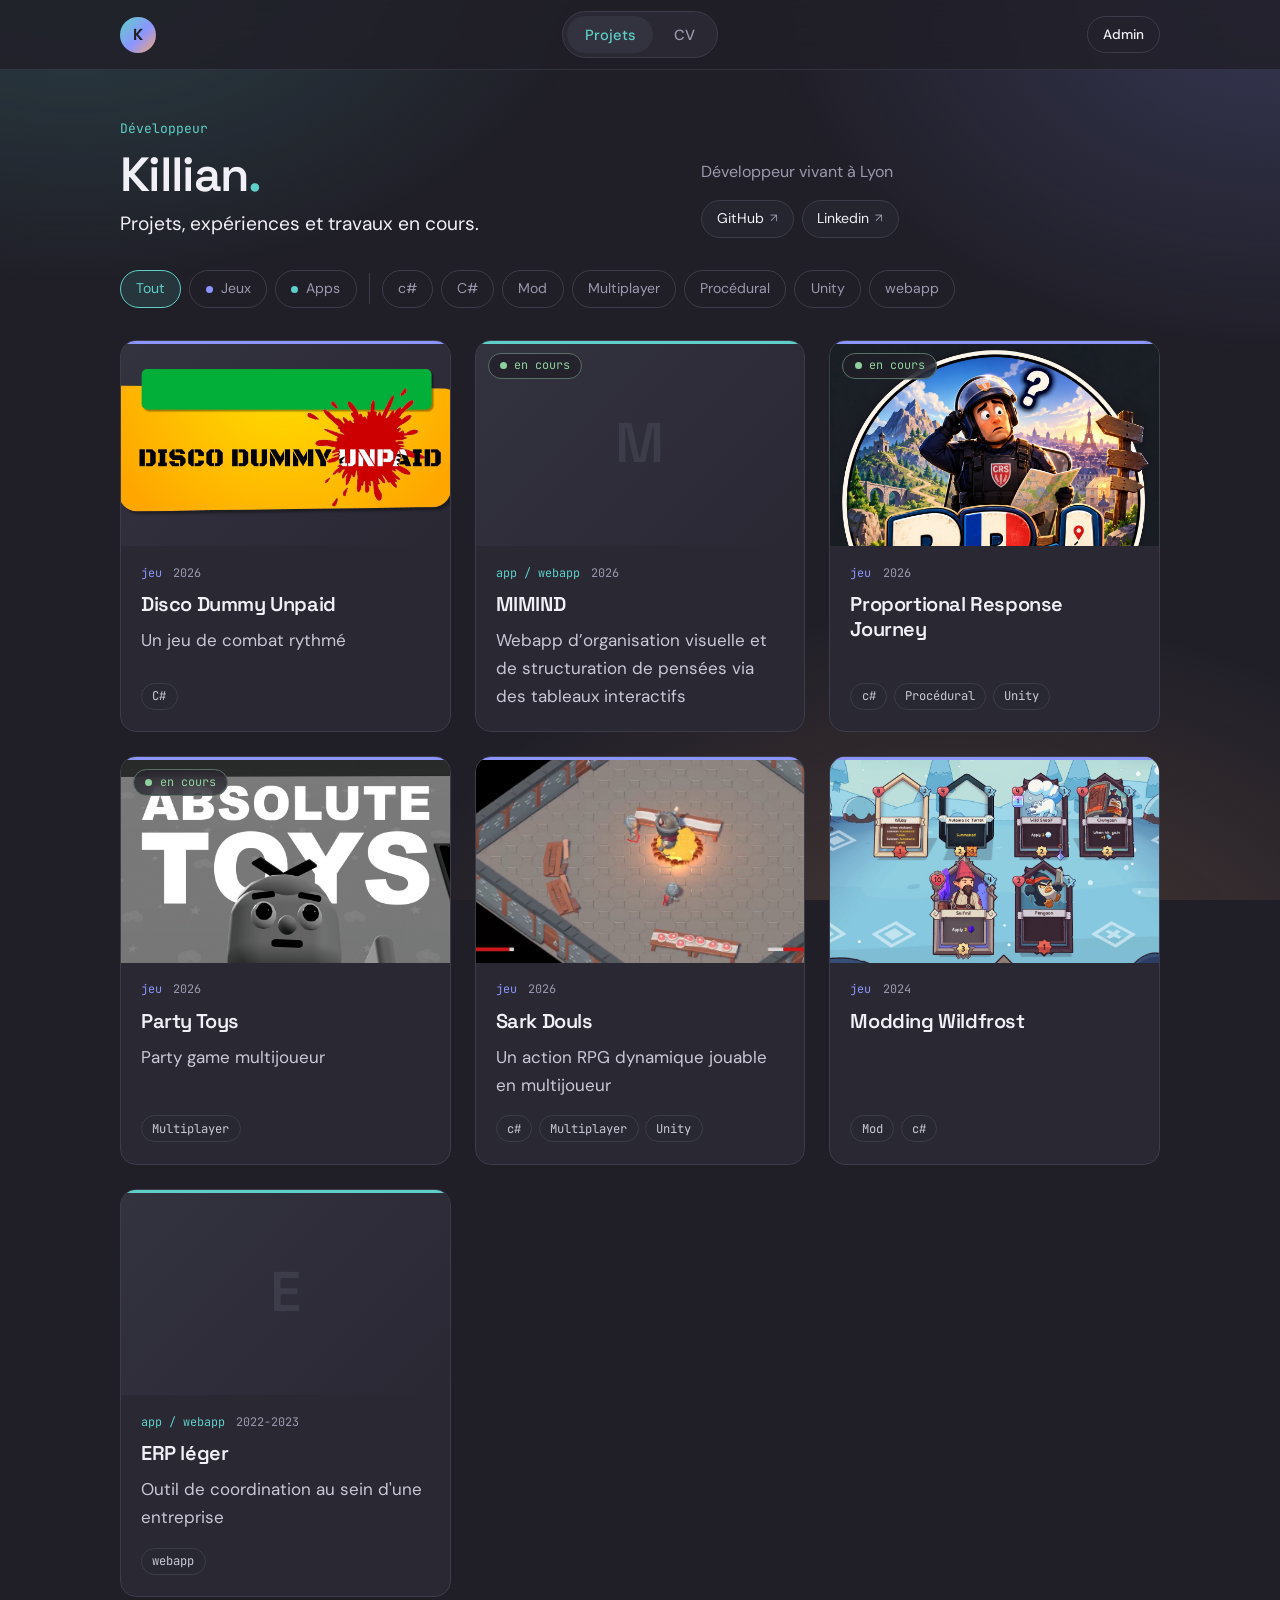
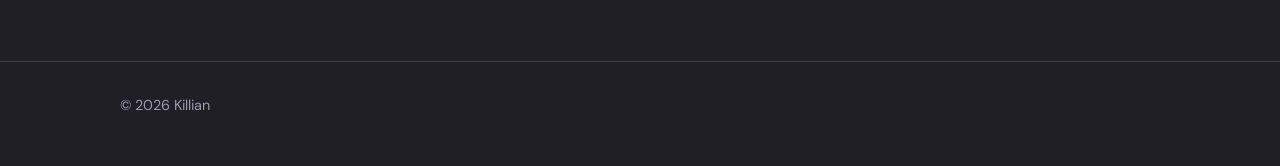
<file: index.html>
<!doctype html>
<html lang="fr">
<head>
<meta charset="utf-8">
<meta name="viewport" content="width=device-width, initial-scale=1">
<meta name="color-scheme" content="dark">
<meta name="theme-color" content="#201F28">
<title>Portfolio</title>
<meta name="description" content="Portfolio de projets">
<link rel="stylesheet" href="theme.css?v=20261024">
<link rel="stylesheet" href="style.css?v=20261024">
<script>document.documentElement.classList.add("js")</script>
</head>
<body>

<header class="site-header">
  <div class="wrap">
    <a class="brand" href="./" aria-label="Accueil"><span class="mono" id="mono">P</span></a>
    <div class="seg" role="tablist" aria-label="Sections du site">
      <button role="tab" id="tab-projects" data-view="projects" aria-selected="true" aria-controls="view-projects">Projets</button>
      <button role="tab" id="tab-cv" data-view="cv" aria-selected="false" aria-controls="view-cv">CV</button>
    </div>
    <div class="header-end"><a class="btn btn-sm" href="admin.html">Admin</a></div>
  </div>
</header>

<section class="hero">
  <div class="wrap hero-grid">
    <div class="hero-main">
      <p class="eyebrow rise" id="eyebrow" style="--d:0"></p>
      <h1 class="rise" id="name" style="--d:1">Portfolio</h1>
      <p class="lead rise" id="tagline" style="--d:2"></p>
    </div>
    <div class="hero-side rise" style="--d:3">
      <div class="bio" id="bio"></div>
      <ul class="links" id="contact"></ul>
    </div>
  </div>
</section>

<main>
  <section id="view-projects" class="wrap" role="tabpanel" aria-labelledby="tab-projects">
    <nav class="filters" id="filters" aria-label="Filtrer les projets" hidden></nav>
    <div class="grid" id="list"><p class="empty">Chargement…</p></div>
  </section>

  <section id="view-cv" role="tabpanel" aria-labelledby="tab-cv" hidden>
    <div class="wrap">
    <div class="cv-head" id="cv-head"></div>
    <div class="subtabs" role="tablist" aria-label="Parties du CV">
      <button role="tab" id="ctab-experience" data-cv="experience" aria-selected="true" aria-controls="cv-experience">Expérience <span class="count" id="count-experience"></span></button>
      <button role="tab" id="ctab-education" data-cv="education" aria-selected="false" aria-controls="cv-education">Formation <span class="count" id="count-education"></span></button>
      <button role="tab" id="ctab-skills" data-cv="skills" aria-selected="false" aria-controls="cv-skills">Compétences <span class="count" id="count-skills"></span></button>
      <button role="tab" id="ctab-interests" data-cv="interests" aria-selected="false" aria-controls="cv-interests" aria-label="Centres d'intérêt"><span class="lbl-full">Centres d'intérêt</span><span class="lbl-short">Intérêts</span> <span class="count" id="count-interests"></span></button>
      <button role="tab" id="ctab-about" data-cv="about" aria-selected="false" aria-controls="cv-about">À propos <span class="count" id="count-about"></span></button>
    </div>
    </div>
    <div id="cv-experience" role="tabpanel" aria-labelledby="ctab-experience"></div>
    <div id="cv-education" role="tabpanel" aria-labelledby="ctab-education" hidden></div>
    <div id="cv-skills" class="wrap" role="tabpanel" aria-labelledby="ctab-skills" hidden></div>
    <div id="cv-interests" class="wrap" role="tabpanel" aria-labelledby="ctab-interests" hidden></div>
    <div id="cv-about" class="wrap" role="tabpanel" aria-labelledby="ctab-about" hidden></div>
  </section>
</main>

<footer class="site-footer"><div class="wrap" id="copy"></div></footer>

<script src="schema.js?v=20261024"></script>
<script>
const $ = s => document.querySelector(s);
const $$ = s => [...document.querySelectorAll(s)];
const esc = s => String(s ?? "").replace(/[&<>"']/g, c => ({"&":"&amp;","<":"&lt;",">":"&gt;",'"':"&quot;","'":"&#39;"}[c]));
const safeUrl = u => /^(https?:|mailto:)/i.test(u || "") ? u : "#";
/* chemins relatifs autorisés (ex. cv.pdf), mais pas javascript: ni data: */
const safeHref = u => /^\s*(javascript|data|vbscript):/i.test(u || "") ? "#" : (u || "#");
const paras = t => String(t || "").split(/\n{2,}/).filter(x => x.trim()).map(x => `<p>${esc(x.trim())}</p>`).join("");
const bullets = a => { const l = (Array.isArray(a) ? a : String(a || "").split("\n")).map(x => String(x).trim()).filter(Boolean); return l.length ? `<ul class="list">${l.map(x => `<li>${esc(x)}</li>`).join("")}</ul>` : ""; };
const csv = s => (Array.isArray(s) ? s : String(s || "").split(",")).map(x => String(x).trim()).filter(Boolean);
const chips = a => a.length ? `<ul class="chips">${a.map(t => `<li>${esc(t)}</li>`).join("")}</ul>` : "";

const ICON = {
  dl: '<svg width="18" height="18" viewBox="0 0 24 24" fill="none" stroke="currentColor" stroke-width="2" stroke-linecap="round" stroke-linejoin="round" aria-hidden="true"><path d="M12 3v12m0 0-4-4m4 4 4-4M4 17v3h16v-3"/></svg>',
  x: '<svg width="16" height="16" viewBox="0 0 24 24" fill="none" stroke="currentColor" stroke-width="2" stroke-linecap="round" aria-hidden="true"><path d="M6 6l12 12M18 6 6 18"/></svg>'
};
const live = '<span class="pill live"><i></i>en cours</span>';

/* types de projets (schema.js) */
const TYPES = (window.SCHEMA || {}).types || {};
const OTHER = { label: "Projet", plural: "Autres", code: "projet", facts: [], sections: [{ key: "description", root: true, label: "Description", kind: "long" }] };
const typeOf = p => TYPES[p.type] ? p.type : "other";
const def = p => TYPES[typeOf(p)] || OTHER;

const CV_TABS = ["experience", "education", "skills", "interests", "about"];
let data = { profile: {}, projects: [], cv: {} };
let activeTag = null, activeType = null, view = "projects", cvTab = "experience";

/* ---------- chargement ---------- */
async function load() {
  try {
    const r = await fetch("projects.json", { cache: "no-cache" });
    if (!r.ok) throw new Error(r.status);
    data = await r.json();
  } catch (e) {
    $("#list").innerHTML = '<p class="empty">Impossible de charger projects.json. Ouvrez le site via GitHub Pages ou un serveur local (pas en double-cliquant sur le fichier).</p>';
    return;
  }
  data.projects = (data.projects || []).slice().sort((a, b) => (Number(b.year) || 0) - (Number(a.year) || 0));
  data.cv = data.cv || {};
  renderProfile();
  renderCV();
  renderFilters();
  renderList();
  route();
}

function route() {
  const h = decodeURIComponent(location.hash.slice(1));
  if (h === "cv" || h.startsWith("cv/")) {
    const t = h.slice(3);
    setView("cv", false);
    setCvTab(CV_TABS.includes(t) ? t : cvTab, false);
  } else {
    /* ancien lien index.html#identifiant -> page du projet */
    const pr = h && data.projects.find(x => x.id === h);
    if (pr) { location.replace("/projets/" + encodeURIComponent(pr.id)); return; }
    setView("projects", false);
  }
}

function renderProfile() {
  const p = data.profile || {};
  if (p.name) {
    $("#name").textContent = p.name;
    $("#mono").textContent = p.name.trim().charAt(0).toUpperCase() || "P";
    document.title = p.name;
    $("#copy").textContent = "© " + new Date().getFullYear() + " " + p.name;
  }
  $("#eyebrow").textContent = (data.cv && data.cv.headline) || "";
  $("#tagline").textContent = p.tagline || "";
  $("#bio").innerHTML = paras(p.bio);
  $("#contact").innerHTML = (p.links || []).map(l => `<li><a href="${esc(safeUrl(l.url))}" target="_blank" rel="noopener">${esc(l.label)}</a></li>`).join("");
}

/* ---------- onglets ---------- */
function setView(v, touch = true) {
  view = v === "cv" ? "cv" : "projects";
  $$("[data-view]").forEach(b => b.setAttribute("aria-selected", b.dataset.view === view));
  $("#view-projects").hidden = view !== "projects";
  $("#view-cv").hidden = view !== "cv";
  tabsHint();
  if (touch) history.replaceState(null, "", view === "cv" ? "#cv/" + cvTab : location.pathname + location.search);
}
/* sous-onglets : un léger dégradé à droite tant qu'il reste des onglets à faire défiler (petits écrans) */
function tabsHint() {
  const s = $(".subtabs");
  s.classList.toggle("has-more", s.scrollLeft + s.clientWidth < s.scrollWidth - 2);
}
function setCvTab(t, touch = true) {
  cvTab = CV_TABS.includes(t) ? t : "experience";
  $$("[data-cv]").forEach(b => b.setAttribute("aria-selected", b.dataset.cv === cvTab));
  CV_TABS.forEach(k => { $("#cv-" + k).hidden = k !== cvTab; });
  if (touch) {
    history.replaceState(null, "", "#cv/" + cvTab);
    $("#ctab-" + cvTab).scrollIntoView({ inline: "center", block: "nearest" });
  }
  tabsHint();
}
$(".subtabs").addEventListener("scroll", tabsHint, { passive: true });
window.addEventListener("resize", tabsHint);

/* ---------- projets ---------- */
function renderFilters() {
  const types = [...new Set(data.projects.map(typeOf))];
  const tags = [...new Set(data.projects.flatMap(p => p.tags || []))].sort((a, b) => a.localeCompare(b, "fr"));
  const showTypes = types.length > 1;
  const nav = $("#filters");
  nav.hidden = !showTypes && tags.length < 2;
  nav.innerHTML = `<button data-all aria-pressed="${!activeType && !activeTag}">Tout</button>`
    + (showTypes ? types.map(t => `<button data-type="${esc(t)}" data-t="${esc(t)}" aria-pressed="${activeType === t}">${esc((TYPES[t] || OTHER).plural)}</button>`).join("") : "")
    + (showTypes && tags.length ? '<span class="sep" aria-hidden="true"></span>' : "")
    + tags.map(t => `<button data-tag="${esc(t)}" aria-pressed="${activeTag === t}">${esc(t)}</button>`).join("");
}

const card = (p, i = 0) => {
  const t = typeOf(p), img = p.images && p.images[0];
  return `
    <article class="card reveal" data-t="${t}" style="--i:${i % 6}">
      <div class="card-media">
        ${img ? `<img src="${esc(img)}" alt="" loading="lazy">` : `<span class="ph" aria-hidden="true">${esc((p.title || "?").trim()[0] || "?")}</span>`}
        ${p.ongoing ? live : ""}
      </div>
      <div class="card-body">
        <p class="meta">${t !== "other" ? `<span class="kind" data-t="${t}">${esc(def(p).label.toLowerCase())}</span>` : ""}${p.year ? `<span>${esc(p.year)}</span>` : ""}</p>
        <h3><a class="stretch" href="/projets/${esc(encodeURIComponent(p.id))}">${esc(p.title)}</a></h3>
        ${p.summary ? `<p class="summary">${esc(p.summary)}</p>` : ""}
        ${chips(p.tags || [])}
      </div>
    </article>`;
};

function renderList() {
  const items = data.projects.filter(p => (!activeTag || (p.tags || []).includes(activeTag)) && (!activeType || typeOf(p) === activeType));
  $("#list").innerHTML = items.length
    ? items.map(card).join("")
    : `<p class="empty">${data.projects.length ? "Aucun projet pour ce filtre." : "Aucun projet pour l'instant. Ajoutez-en depuis la page admin."}</p>`;
  reveal();
}

/* apparition progressive des cartes (discrète) : une carte s'affiche quand elle entre à l'écran ;
   celles qu'on a déjà dépassées en défilant sont affichées tout de suite */
function reveal() {
  const els = $$(".reveal:not(.in)");
  if (!("IntersectionObserver" in window)) { els.forEach(e => e.classList.add("in")); return; }
  const io = new IntersectionObserver(entries => entries.forEach(e => {
    if (e.isIntersecting) { e.target.classList.add("in"); io.unobserve(e.target); }
  }), { rootMargin: "100000px 0px -6% 0px" });
  els.forEach(e => io.observe(e));
}

/* ---------- CV ---------- */
const MONTHS = ["janv", "f[ée]vr", "mars", "avr", "mai", "juin", "juil", "ao[uû]t", "sept", "oct", "nov", "d[ée]c"].map(m => new RegExp(m));
/* « Septembre 2024 » ou « 2024 » -> nombre comparable (null si pas d'année) */
const when = s => {
  s = String(s || "").toLowerCase();
  const y = s.match(/(?:19|20)\d{2}/);
  if (!y) return null;
  const m = MONTHS.findIndex(re => re.test(s));
  return +y[0] * 12 + Math.max(m, 0);
};
const rank = e => [e.current ? 1 : 0, when(e.start) ?? -1, when(e.end) ?? -1];
/* plus récent en premier ; « en cours » tout en haut ; à égalité, l'ordre saisi dans l'admin */
const byRecent = list => list.map((e, i) => [e, i]).sort(([a, i], [b, j]) => {
  const x = rank(a), y = rank(b);
  for (let k = 0; k < 3; k++) if (x[k] !== y[k]) return y[k] - x[k];
  return i - j;
}).map(([e]) => e);

const dates = e => {
  const s = (e.start || "").trim(), t = e.current ? "présent" : (e.end || "").trim();
  return s && t ? `${s} — ${t}` : s || t;
};
const timeline = (list, head, org) => {
  const items = list.filter(e => e[head] || e[org]);
  if (!items.length) return '<div class="wrap"><p class="empty">Rien à afficher pour l\'instant.</p></div>';
  /* de gauche à droite : du plus ancien au plus récent, en alternant haut / bas */
  const sorted = byRecent(items).reverse();
  /* position de chaque carte sur le dégradé : 0 % (le plus ancien) -> 100 % (le plus récent) */
  const pct = k => sorted.length > 1 ? Math.max(0, Math.min(100, Math.round(k / (sorted.length - 1) * 1000) / 10)) : 100;
  return `<div class="htl-scroll"><div class="htl" style="--n:${sorted.length}">${sorted.map((e, i) => {
    const sub = [e[org], e.place].filter(Boolean).map(esc).join('<span class="sep">·</span>');
    return `<article class="htl-card ${i % 2 ? "down" : "up"}${e.current ? " is-current" : ""}" style="grid-column:${i + 1};--k:${i};--t:${pct(i)}%;--tn:${pct(i + 1)}%;--tp:${pct(i - 1)}%">
      <span class="htl-dot" aria-hidden="true"></span>
      <div class="tl-when">${esc(dates(e))}</div>
      <h3>${esc(e[head])}</h3>
      ${sub ? `<p class="tl-sub">${sub}</p>` : ""}
      ${bullets(e.description)}
    </article>`;
  }).join("")}</div></div>`;
};

function renderCV() {
  const c = data.cv || {};
  const name = ((data.profile || {}).name || "").trim();
  const pdf = c.pdf
    ? `<a class="btn btn-primary" href="${esc(safeHref(c.pdf))}" download="${esc(name ? "CV - " + name + ".pdf" : "CV.pdf")}">${ICON.dl}Télécharger le CV</a>`
    : "";
  $("#cv-head").innerHTML = (c.summary ? `<div class="prose">${paras(c.summary)}</div>` : "")
    + pdf;
  $("#cv-head").hidden = !c.summary && !pdf;

  const exp = c.experience || [], edu = c.education || [];
  const skills = (c.skills || []).filter(g => g.label || (g.items || []).length);
  const langs = (c.languages || []).filter(l => (l.name || "").trim());
  const interests = (c.interests || []).map(x => typeof x === "string" ? { label: x } : x).filter(i => (i.label || "").trim());

  $("#cv-experience").innerHTML = timeline(exp, "role", "org");
  $("#cv-education").innerHTML = timeline(edu, "degree", "school");

  const skillsHtml = (skills.length ? `<div class="skills">${skills.map(g => `
      <div class="skill-card"><h3>${esc(g.label)}</h3>${chips(g.items || [])}</div>`).join("")}</div>` : "")
    + (langs.length ? `<h3 class="h-sub">Langues</h3><ul class="langs">${langs.map(l => `<li><span>${esc(l.name.trim())}</span>${l.level ? `<span class="lvl">${esc(l.level)}</span>` : ""}</li>`).join("")}</ul>` : "");
  $("#cv-skills").innerHTML = skillsHtml || '<p class="empty">Rien à afficher pour l\'instant.</p>';
    $("#cv-interests").innerHTML = interests.length
    ? `<div class="skills">${interests.map(i => `<div class="skill-card"><h3>${esc(i.label)}</h3>${i.description ? `<div class="prose">${paras(i.description)}</div>` : ""}</div>`).join("")}</div>`
    : '<p class="empty">Rien à afficher pour l\'instant.</p>';
  const about = (c.about || []).filter(b => (b.title || "").trim() || (b.text || "").trim());
  $("#cv-about").innerHTML = about.length
    ? `<div class="skills">${about.map(b => `<div class="skill-card">${b.title ? `<h3>${esc(b.title)}</h3>` : ""}<div class="prose">${paras(b.text)}</div></div>`).join("")}</div>`
    : '<p class="empty">Rien à afficher pour l\'instant.</p>';

  $("#count-experience").textContent = exp.length || "";
  $("#count-education").textContent = edu.length || "";
  $("#count-skills").textContent = skills.length || "";
  $("#count-interests").textContent = interests.length || "";
  $("#count-about").textContent = about.length || "";
  $$(".count").forEach(c => { c.hidden = !c.textContent; });
}

/* ---------- événements ---------- */
$$("[data-view]").forEach(b => b.addEventListener("click", () => setView(b.dataset.view)));
$$("[data-cv]").forEach(b => b.addEventListener("click", () => setCvTab(b.dataset.cv)));
document.addEventListener("keydown", e => {
  if (e.key !== "ArrowLeft" && e.key !== "ArrowRight") return;
  const t = e.target.closest('[role="tab"]'); if (!t) return;
  const tabs = [...t.parentElement.querySelectorAll('[role="tab"]')];
  const n = tabs[(tabs.indexOf(t) + (e.key === "ArrowRight" ? 1 : -1) + tabs.length) % tabs.length];
  n.focus(); n.click();
});
$("#filters").addEventListener("click", e => {
  const b = e.target.closest("button"); if (!b) return;
  if ("all" in b.dataset) activeType = activeTag = null;
  else if (b.dataset.type) activeType = activeType === b.dataset.type ? null : b.dataset.type;
  else if (b.dataset.tag) activeTag = activeTag === b.dataset.tag ? null : b.dataset.tag;
  renderFilters(); renderList();
});

load();
</script>
</body>
</html>
</file>
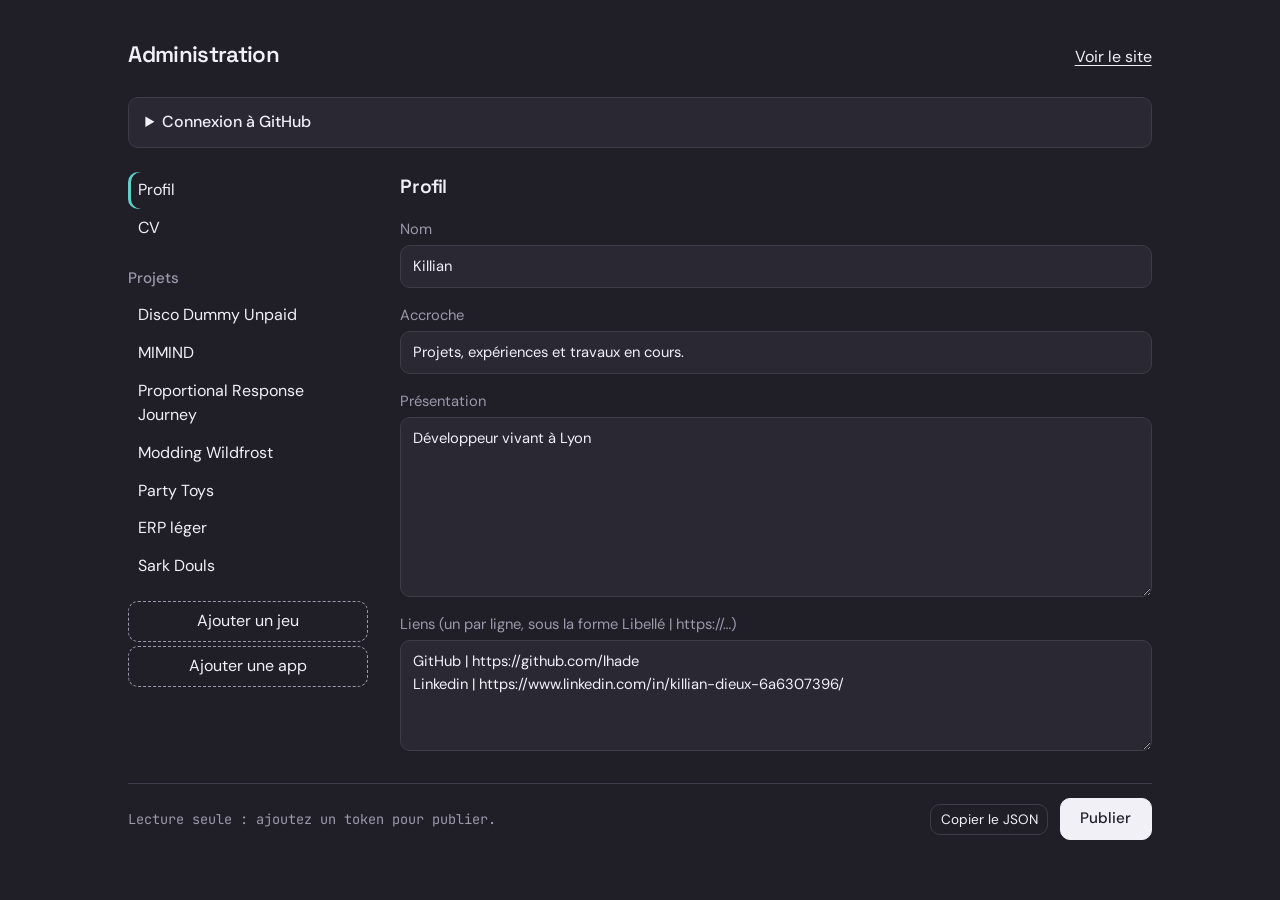
<file: admin.html>
<!doctype html>
<html lang="fr">
<head>
<meta charset="utf-8">
<meta name="viewport" content="width=device-width, initial-scale=1">
<meta name="robots" content="noindex">
<meta name="color-scheme" content="dark">
<title>Administration</title>
<link rel="stylesheet" href="theme.css?v=20261024">
<style>
:root{--display:var(--font-display);--body:var(--font-body)}
*{box-sizing:border-box}
body{margin:0;background:var(--bg);color:var(--ink);font-family:var(--body);font-size:1rem;line-height:1.55;-webkit-font-smoothing:antialiased}
a{color:inherit;text-underline-offset:.2em}
a:hover{color:var(--accent)}
:focus-visible{outline:2px solid var(--accent);outline-offset:2px;border-radius:2px}
.wrap{max-width:1100px;margin:0 auto;padding:clamp(1rem,3vw,2.5rem)}
.top{display:flex;justify-content:space-between;align-items:baseline;gap:1rem;margin-bottom:1.5rem}
.top h1{margin:0;font-family:var(--display);font-weight:600;font-size:1.4rem;letter-spacing:-.03em}

details{border:1px solid var(--line);border-radius:var(--radius-sm);padding:.75rem 1rem;margin-bottom:1.5rem;background:var(--surface)}
summary{cursor:pointer;font-weight:500}
details .hint{margin:.75rem 0}

.cols{display:grid;grid-template-columns:240px minmax(0,1fr);gap:2rem;align-items:start}
.side{position:sticky;top:1rem}
.side h2{font-size:.95rem;font-weight:500;color:var(--muted);margin:1.25rem 0 .4rem}
.side ul{list-style:none;margin:0 0 .75rem;padding:0}
.side li button, .side>button:not(.add){width:100%;text-align:left;font:inherit;padding:.4rem .6rem;border:0;border-radius:var(--radius-sm);background:none;color:var(--ink);cursor:pointer}
.side li button:hover, .side>button:not(.add):hover{background:var(--surface)}
.side [aria-current="true"]{background:var(--surface);font-weight:600;box-shadow:inset 3px 0 0 var(--accent)}

#editor{display:grid;gap:1rem}
#editor h2{margin:0;font-family:var(--display);font-size:1.2rem;font-weight:600;letter-spacing:-.02em}
label{display:grid;gap:.3rem;font-size:.92rem;color:var(--muted)}
input,textarea,select{font:inherit;font-family:var(--body);color:var(--ink);background:var(--surface);border:1px solid var(--line);border-radius:var(--radius-sm);padding:.55rem .7rem;width:100%}
input[type=file]{font-family:var(--font-mono);font-size:.9rem;padding:.45rem}
textarea{line-height:1.55;resize:vertical}
input[type=checkbox]{width:auto;accent-color:var(--accent)}
label.check{display:flex;align-items:center;gap:.6rem;color:var(--ink);font-size:1rem}
.grid2{display:grid;grid-template-columns:1fr 1fr;gap:1rem}
.grid2 label:first-child:has(input[data-f="year"]){grid-column:auto}
fieldset{border:1px solid var(--line);border-radius:var(--radius-sm);padding:1rem;margin:0;display:grid;gap:.75rem}
legend{padding:0 .4rem;color:var(--muted);font-size:.92rem}
.imgs{display:grid;grid-template-columns:repeat(auto-fill,minmax(130px,1fr));gap:.75rem}
figure{margin:0;display:grid;gap:.3rem;font-size:.82rem;color:var(--muted)}
figure img{width:100%;aspect-ratio:4/3;object-fit:cover;border-radius:var(--radius-sm);background:var(--surface)}
figure div{display:flex;gap:.3rem;flex-wrap:wrap}
figcaption{min-height:1.2em}

button{font:inherit;cursor:pointer}
figure button,.btn{font-size:.85rem;padding:.25rem .6rem;border:1px solid var(--line);border-radius:var(--radius-sm);background:transparent;color:var(--ink)}
figure button:hover,.btn:hover{border-color:var(--muted)}
.primary{font-size:.95rem;padding:.5rem 1.2rem;border:1px solid var(--ink);border-radius:var(--radius-sm);background:var(--ink);color:var(--bg);font-weight:500}
.primary:disabled{opacity:.5;cursor:wait}
.danger{justify-self:start;font-size:.9rem;padding:.4rem .9rem;border:1px solid var(--danger);border-radius:var(--radius-sm);background:transparent;color:var(--danger)}
.card{border:1px solid var(--line);border-radius:var(--radius-sm);padding:1rem;display:grid;gap:.75rem;background:var(--surface)}
.card input,.card textarea{background:var(--bg)}
.card .mini{display:flex;gap:.4rem;justify-content:flex-end}
.card .mini button{font-size:.82rem;padding:.2rem .6rem;border:1px solid var(--line);border-radius:var(--radius-sm);background:transparent;color:var(--ink)}
.card .mini button:hover{border-color:var(--muted)}
.hint{color:var(--muted);font-size:.9rem;margin:0}
.add{width:100%;margin-top:.25rem;padding:.45rem .8rem;border:1px dashed var(--muted);border-radius:var(--radius-sm);background:none;color:var(--ink)}
.add:hover{background:var(--surface)}

.bar{position:sticky;bottom:0;display:flex;gap:.75rem;align-items:center;justify-content:flex-end;padding:.9rem 0;margin-top:2rem;background:var(--bg);border-top:1px solid var(--line)}
#status{margin-right:auto;font-family:var(--font-mono);font-size:.85rem;color:var(--muted)}
#status.err{color:var(--danger)}
#status.ok{color:var(--ok)}

@media (max-width:760px){
  .cols{grid-template-columns:1fr}
  .side{position:static}
  .grid2{grid-template-columns:1fr}
}
</style>
</head>
<body>
<div class="wrap">
  <header class="top">
    <h1>Administration</h1>
    <a href="./">Voir le site</a>
  </header>

  <details id="conn">
    <summary>Connexion à GitHub</summary>
    <p class="hint">Pour publier, créez un token : GitHub, Settings, Developer settings, Personal access tokens, Fine-grained tokens. Limitez-le au dépôt <b>lhade.github.io</b> avec la permission <b>Contents : Read and write</b>. Il reste uniquement dans le navigateur de cet appareil.</p>
    <div class="grid2">
      <label>Dépôt<input id="repo" value="lhade/lhade.github.io" autocomplete="off"></label>
      <label>Token<input id="token" type="password" placeholder="github_pat_…" autocomplete="off"></label>
    </div>
    <p><button class="btn" id="saveconn">Enregistrer et recharger</button></p>
  </details>

  <div class="cols">
    <nav class="side" id="nav" aria-label="Sections">
      <button id="goprofile" data-view="profile">Profil</button>
      <button id="gocv" data-view="cv">CV</button>
      <h2>Projets</h2>
      <ul id="plist"></ul>
      <button class="add" data-new="game">Ajouter un jeu</button>
      <button class="add" data-new="app">Ajouter une app</button>
    </nav>
    <section id="editor" aria-live="polite"></section>
  </div>

  <div class="bar">
    <span id="status" role="status"></span>
    <button class="btn" id="copy">Copier le JSON</button>
    <button class="primary" id="publish">Publier</button>
  </div>
</div>

<script src="schema.js?v=20261024"></script>
<script>
(() => {
const $ = s => document.querySelector(s);
const esc = s => String(s ?? "").replace(/[&<>"']/g, c => ({"&":"&amp;","<":"&lt;",">":"&gt;",'"':"&quot;","'":"&#39;"}[c]));
const slug = s => s.normalize("NFD").replace(/[\u0300-\u036f]/g, "").toLowerCase().replace(/[^a-z0-9]+/g, "-").replace(/^-|-$/g, "") || "projet";
const b64decode = s => new TextDecoder().decode(Uint8Array.from(atob(s.replace(/\n/g, "")), c => c.charCodeAt(0)));
const b64encode = s => { let bin = ""; new TextEncoder().encode(s).forEach(x => bin += String.fromCharCode(x)); return btoa(bin); };

let cfg = { repo: "lhade/lhade.github.io", token: "" };
try { cfg = { ...cfg, ...JSON.parse(localStorage.getItem("portfolio-admin") || "{}") }; } catch {}

let data = { profile: { name: "", tagline: "", bio: "", links: [] }, projects: [] };
let view = "profile", dirty = false;
const TYPES = (window.SCHEMA || {}).types || {};
const RESERVED = new Set(["profile", "cv"]);
const pending = {};          // images ajoutées localement : chemin -> { b64, url, done }
const toDelete = new Set();  // images à supprimer du dépôt à la publication

const cur = () => data.projects.find(p => p.id === view);
function setStatus(msg, kind = "") { const s = $("#status"); s.textContent = msg; s.className = kind; }
function markDirty() { dirty = true; setStatus("Modifications non publiées."); }
window.addEventListener("beforeunload", e => { if (dirty) e.preventDefault(); });

/* ---------- GitHub API ---------- */
async function gh(path, opt = {}) {
  const r = await fetch("https://api.github.com" + path, {
    ...opt,
    headers: { Authorization: "Bearer " + cfg.token, Accept: "application/vnd.github+json", "Content-Type": "application/json" }
  });
  if (!r.ok) {
    let m = ""; try { m = (await r.json()).message; } catch {}
    const e = new Error(r.status + " " + m); e.status = r.status; throw e;
  }
  return r.json();
}
async function put(path, content, message, checkSha = true) {
  let sha;
  if (checkSha) {
    try { sha = (await gh(`/repos/${cfg.repo}/contents/${path}`)).sha; }
    catch (e) { if (e.status !== 404) throw e; }
  }
  return gh(`/repos/${cfg.repo}/contents/${path}`, { method: "PUT", body: JSON.stringify({ message, content, ...(sha ? { sha } : {}) }) });
}

/* ---------- Chargement ---------- */
async function load() {
  try {
    if (cfg.token) {
      const f = await gh(`/repos/${cfg.repo}/contents/projects.json`);
      data = JSON.parse(b64decode(f.content));
      setStatus("Données chargées depuis GitHub.");
    } else {
      const r = await fetch("projects.json?t=" + Date.now());
      data = await r.json();
      setStatus("Lecture seule : ajoutez un token pour publier.");
    }
  } catch (e) {
    setStatus("Chargement impossible : " + e.message, "err");
  }
  data.profile = data.profile || {};
  data.projects = data.projects || [];
  data.cv = { headline: "", summary: "", pdf: "", experience: [], education: [], skills: [], languages: [], interests: [], about: [], ...(data.cv || {}) };
  /* anciens centres d'intérêt (simples mots) -> { label, description } */
  data.cv.interests = (data.cv.interests || []).map(x => typeof x === "string" ? { label: x, description: "" } : x);
  data.projects.forEach(p => { p.id = p.id || slug(p.title || ""); p.details = p.details || {}; });
  renderSide(); renderEditor();
}

/* ---------- Rendu ---------- */
function renderSide() {
  $("#goprofile").setAttribute("aria-current", view === "profile");
  $("#gocv").setAttribute("aria-current", view === "cv");
  $("#plist").innerHTML = data.projects.map(p =>
    `<li><button data-view="${esc(p.id)}" aria-current="${view === p.id}">${esc(p.title || p.id)}</button></li>`).join("");
}

function renderEditor() {
  const ed = $("#editor");
  if (view === "cv") return renderCV();
  if (view === "profile") {
    const p = data.profile;
    ed.innerHTML = `
      <h2>Profil</h2>
      <label>Nom<input data-f="name" value="${esc(p.name)}"></label>
      <label>Accroche<input data-f="tagline" value="${esc(p.tagline)}"></label>
      <label>Présentation<textarea data-f="bio" rows="7">${esc(p.bio)}</textarea></label>
      <label>Liens (un par ligne, sous la forme Libellé | https://…)
        <textarea data-f="links" rows="4">${esc((p.links || []).map(l => l.label + " | " + l.url).join("\n"))}</textarea></label>`;
    return;
  }
  const p = cur();
  if (!p) { ed.innerHTML = '<p class="hint">Choisissez une section dans la liste.</p>'; return; }
  ed.innerHTML = `
    <h2>${esc(p.title || "Projet")}</h2>
    <div class="grid2">
      <label>Titre<input data-f="title" value="${esc(p.title)}"></label>
      <label>Année<input data-f="year" value="${esc(p.year)}" inputmode="numeric"></label>
    </div>
    <label>Type de projet<select data-f="type">${Object.entries(TYPES).map(([k, t]) => `<option value="${k}" ${(p.type || "other") === k ? "selected" : ""}>${esc(t.label)}</option>`).join("")}</select></label>
    <label>Résumé (une phrase, affiché dans la liste)<input data-f="summary" value="${esc(p.summary)}"></label>
    <label class="check"><input type="checkbox" data-f="ongoing" ${p.ongoing ? "checked" : ""}>Projet en cours</label>
    ${typeFields(p)}
    <label>Mots-clés (séparés par des virgules)<input data-f="tags" value="${esc((p.tags || []).join(", "))}"></label>
    <div class="grid2">
      <label>Lien du projet<input data-f="link" value="${esc(p.link)}" placeholder="https://…"></label>
      <label>Code source<input data-f="repo" value="${esc(p.repo)}" placeholder="https://github.com/…"></label>
    </div>
    <fieldset>
      <legend>Images</legend>
      <div id="imgs"></div>
      <label>Ajouter des images<input type="file" id="file" accept="image/*" multiple></label>
      <p class="hint">Les images sont réduites à 1600 px de large au maximum avant l'envoi. La première sert de couverture.</p>
    </fieldset>
    <button class="danger" data-act="del">Supprimer ce projet</button>`;
  renderImages();
}

function typeFields(p) {
  const t = TYPES[p.type] || TYPES.other, det = p.details || {};
  const facts = t.facts.map(f => `<label>${esc(f.label)}<input data-d="${f.key}" value="${esc(det[f.key])}" placeholder="${esc(f.ph || "")}"></label>`).join("");
  const secs = t.sections.map(s => {
    const v = s.root ? p[s.key] : det[s.key], list = s.kind === "list";
    return `<label>${esc(s.label)}${list ? " (une ligne = un point)" : ""}<textarea ${s.root ? `data-f="${s.key}"` : `data-d="${s.key}"`} ${list ? 'data-kind="list"' : ""} rows="${s.rows || (list ? 4 : 5)}" placeholder="${esc(s.ph || "")}">${esc(list ? [].concat(v || []).join("\n") : v)}</textarea></label>`;
  }).join("");
  return (facts ? `<fieldset><legend>${esc(t.label)} : infos</legend><div class="grid2">${facts}</div></fieldset>` : "") + secs;
}

/* ---------- CV ---------- */
const DATES = [["start", "Début", "2024 ou Septembre 2024"], ["end", "Fin", "2025 ou Juin 2025"], ["current", "En cours", "", "check"]];
const CVL = {
  experience: { t: "Expériences", n: "Ajouter une expérience", f: [["role", "Poste"], ["org", "Organisation"], ["place", "Lieu"], ...DATES, ["description", "Détails (une ligne = un point)", "", "list"]] },
  education: { t: "Formation", n: "Ajouter une formation", f: [["degree", "Diplôme / formation"], ["school", "Établissement"], ["place", "Lieu"], ...DATES, ["description", "Détails (une ligne = un point)", "", "list"]] },
  skills: { t: "Compétences", n: "Ajouter une catégorie", f: [["label", "Catégorie", "Langages, Outils…"], ["items", "Compétences (séparées par des virgules)", "", "csv"]] },
  languages: { t: "Langues", n: "Ajouter une langue", f: [["name", "Langue"], ["level", "Niveau", "natif, B2…"]] },
  interests: { t: "Centres d'intérêt (onglet à part sur le site)", n: "Ajouter un centre d'intérêt", f: [["label", "Centre d'intérêt", "Jeux vidéo, lecture, cinéma…"], ["description", "Détails (facultatif) : pourquoi, depuis quand, exemples…", "", "area"]] },
  about: { t: "À propos de moi (onglet à part sur le site)", n: "Ajouter un bloc", f: [["title", "Titre", "Ce que je recherche, ma façon de travailler, mon parcours…"], ["text", "Texte", "", "area"]] }
};
function cvField(attr, k, l, ph, kind, v) {
  if (kind === "check") return `<label class="check"><input type="checkbox" ${attr} data-k="${k}" ${v ? "checked" : ""}>${l}</label>`;
  if (kind === "area") return `<label style="grid-column:1/-1">${l}<textarea ${attr} data-k="${k}" rows="3">${esc(v)}</textarea></label>`;
  if (kind === "list") return `<label>${l}<textarea ${attr} data-k="${k}" data-kind="list" rows="3">${esc([].concat(v || []).join("\n"))}</textarea></label>`;
  return `<label>${l}<input ${attr} data-k="${k}" data-kind="${kind || ""}" value="${esc(kind === "csv" ? [].concat(v || []).join(", ") : v)}" placeholder="${esc(ph || "")}"></label>`;
}
function renderCV() {
  const c = data.cv;
  $("#editor").innerHTML = `
    <h2>CV</h2>
    <p class="hint">Le bouton « CV » est toujours visible sur le site. Les onglets Expérience, Formation et Compétences se remplissent avec ce qui est saisi ici. Les dates peuvent s'écrire « 2024 » ou « Septembre 2024 » : la frise chronologique les trie toute seule, du plus récent au plus ancien.</p>
    <label>Intitulé<input data-c="headline" value="${esc(c.headline)}" placeholder="Développeur de jeux, étudiant en…"></label>
    <label>Résumé<textarea data-c="summary" rows="4">${esc(c.summary)}</textarea></label>
    <fieldset>
      <legend>CV en PDF (bouton « Télécharger le CV » du site)</legend>
      <p class="hint">${c.pdf ? "Fichier actuel : <b>" + esc(c.pdf) + "</b>. Il est envoyé au dépôt à la publication." : "Aucun fichier choisi : le bouton de téléchargement n'apparaît pas sur le site."}</p>
      <label>Choisir un fichier PDF<input type="file" id="pdffile" accept="application/pdf"></label>
      ${c.pdf ? '<div><button class="btn" data-pdf="remove">Retirer le PDF</button></div>' : ""}
    </fieldset>
    ${Object.entries(CVL).map(([l, d]) => `
      <fieldset><legend>${d.t}</legend>
        ${(c[l] || []).map((it, i) => `<div class="card">
          <div class="grid2">${d.f.map(([k, lab, ph, kind]) => cvField(`data-l="${l}" data-i="${i}"`, k, lab, ph, kind, it[k])).join("")}</div>
          <div class="mini"><button data-cv="up:${l}" data-i="${i}">Monter</button><button data-cv="down:${l}" data-i="${i}">Descendre</button><button data-cv="del:${l}" data-i="${i}">Supprimer</button></div>
        </div>`).join("")}
        <button class="add" data-cv="add:${l}">${d.n}</button>
      </fieldset>`).join("")}`;
}

function renderImages() {
  const p = cur(), box = $("#imgs");
  if (!p || !box) return;
  const list = p.images || [];
  box.innerHTML = list.length
    ? `<div class="imgs">${list.map((s, i) => `
        <figure>
          <img src="${esc(pending[s]?.url || s)}" alt="">
          <figcaption>${i === 0 ? "Couverture" : ""}</figcaption>
          <div>${i ? `<button data-act="first" data-i="${i}">En premier</button>` : ""}<button data-act="rm" data-i="${i}">Retirer</button></div>
        </figure>`).join("")}</div>`
    : '<p class="hint">Aucune image pour l\'instant.</p>';
}

/* ---------- Images ---------- */
async function prepImage(file) {
  const bmp = await createImageBitmap(file);
  const k = Math.min(1, 1600 / Math.max(bmp.width, bmp.height));
  const c = document.createElement("canvas");
  c.width = Math.round(bmp.width * k); c.height = Math.round(bmp.height * k);
  const ctx = c.getContext("2d");
  ctx.drawImage(bmp, 0, 0, c.width, c.height);   /* on ne remplit plus le fond : la transparence est conservée */
  /* l'image a-t-elle de la transparence ? (au moins un pixel pas totalement opaque) */
  const px = ctx.getImageData(0, 0, c.width, c.height).data;
  let transparent = false;
  for (let i = 3; i < px.length; i += 4) if (px[i] < 255) { transparent = true; break; }
  /* avec transparence : WebP (garde la transparence, léger) ; sinon JPEG léger.
     Si le navigateur ne sait pas écrire du WebP, il renvoie du PNG : on s'adapte au format obtenu. */
  const blob = await new Promise(r => transparent ? c.toBlob(r, "image/webp", .92) : c.toBlob(r, "image/jpeg", .86));
  const ext = blob.type === "image/webp" ? "webp" : blob.type === "image/png" ? "png" : "jpg";
  const b64 = await new Promise(r => { const fr = new FileReader(); fr.onload = () => r(fr.result.split(",")[1]); fr.readAsDataURL(blob); });
  return { b64, url: URL.createObjectURL(blob), ext };
}
function dropImage(path) {
  const im = pending[path];
  if (im) { URL.revokeObjectURL(im.url); delete pending[path]; if (im.done) toDelete.add(path); }
  else toDelete.add(path);
}

/* ---------- Événements ---------- */
$("#nav").addEventListener("click", e => {
  const b = e.target.closest("[data-view]"); if (!b) return;
  view = b.dataset.view; renderSide(); renderEditor();
});

document.querySelectorAll("[data-new]").forEach(b => b.addEventListener("click", () => {
  const t = prompt("Titre du projet ?");
  if (!t || !t.trim()) return;
  let id = slug(t), n = 2;
  while (data.projects.some(p => p.id === id) || RESERVED.has(id)) id = slug(t) + "-" + n++;
  data.projects.unshift({ id, title: t.trim(), type: b.dataset.new, year: String(new Date().getFullYear()), summary: "", description: "", details: {}, tags: [], ongoing: false, link: "", repo: "", images: [] });
  view = id; markDirty(); renderSide(); renderEditor();
}));

/* champs du CV et champs spécifiques au type */
$("#editor").addEventListener("input", e => {
  const t = e.target, d = t.dataset, v = t.type === "checkbox" ? t.checked : t.value;
  const conv = x => d.kind === "list" ? x.split("\n").map(s => s.trim()).filter(Boolean) : d.kind === "csv" ? x.split(",").map(s => s.trim()).filter(Boolean) : x;
  if (d.d) { const p = cur(); if (!p) return; (p.details = p.details || {})[d.d] = d.kind === "list" ? conv(v) : v; }
  else if (d.c) data.cv[d.c] = conv(v);
  else if (d.l) data.cv[d.l][+d.i][d.k] = conv(v);
  else return;
  markDirty();
});
$("#editor").addEventListener("change", e => { if (e.target.dataset.f === "type") renderEditor(); });
$("#editor").addEventListener("click", e => {
  const b = e.target.closest("[data-cv]"); if (!b) return;
  const [act, l] = b.dataset.cv.split(":"), i = +b.dataset.i, a = data.cv[l];
  if (act === "add") a.push({});
  else if (act === "del") a.splice(i, 1);
  else { const j = act === "up" ? i - 1 : i + 1; if (j < 0 || j >= a.length) return; [a[i], a[j]] = [a[j], a[i]]; }
  markDirty(); renderCV();
});

$("#editor").addEventListener("input", e => {
  const f = e.target.dataset.f; if (!f) return;
  const v = e.target.type === "checkbox" ? e.target.checked : e.target.value;
  if (view === "profile") {
    data.profile[f] = f === "links"
      ? v.split("\n").map(l => l.split("|").map(s => s.trim())).filter(a => a[0] && a[1]).map(([label, url]) => ({ label, url }))
      : v;
  } else {
    const p = cur();
    p[f] = f === "tags" ? v.split(",").map(s => s.trim()).filter(Boolean) : v;
    if (f === "title") renderSide();
  }
  markDirty();
});

$("#editor").addEventListener("change", async e => {
  if (e.target.id !== "file") return;
  const p = cur(); if (!p) return;
  p.images = p.images || [];
  for (const file of e.target.files) {
    try {
      const im = await prepImage(file);
      const path = `images/${p.id}-${Date.now().toString(36)}${Math.random().toString(36).slice(2, 5)}.${im.ext}`;
      pending[path] = im;
      p.images.push(path);
    } catch { setStatus("Image illisible : " + file.name, "err"); return; }
  }
  e.target.value = "";
  markDirty(); renderImages();
});

$("#editor").addEventListener("click", e => {
  const b = e.target.closest("[data-act]"); if (!b) return;
  const p = cur(); if (!p) return;
  const i = +b.dataset.i;
  if (b.dataset.act === "rm") { dropImage(p.images[i]); p.images.splice(i, 1); }
  else if (b.dataset.act === "first") { p.images.unshift(...p.images.splice(i, 1)); }
  else if (b.dataset.act === "del") {
    if (!confirm("Supprimer ce projet et ses images ?")) return;
    (p.images || []).forEach(dropImage);
    data.projects = data.projects.filter(x => x !== p);
    view = "profile"; markDirty(); renderSide(); renderEditor();
    return;
  }
  markDirty(); renderImages();
});

/* PDF du CV : choisi ici, envoyé au dépôt sous le nom cv.pdf à la publication */
$("#editor").addEventListener("change", async e => {
  if (e.target.id !== "pdffile") return;
  const f = e.target.files[0]; if (!f) return;
  const b64 = await new Promise(r => { const fr = new FileReader(); fr.onload = () => r(fr.result.split(",")[1]); fr.readAsDataURL(f); });
  if (pending["cv.pdf"]) URL.revokeObjectURL(pending["cv.pdf"].url);
  pending["cv.pdf"] = { b64, url: URL.createObjectURL(f), check: true };
  data.cv.pdf = "cv.pdf";
  markDirty(); renderCV();
});
$("#editor").addEventListener("click", e => {
  if (!e.target.closest("[data-pdf]")) return;
  data.cv.pdf = "";
  markDirty(); renderCV();
});

$("#saveconn").addEventListener("click", () => {
  cfg.repo = $("#repo").value.trim() || cfg.repo;
  if ($("#token").value.trim()) cfg.token = $("#token").value.trim();
  localStorage.setItem("portfolio-admin", JSON.stringify(cfg));
  $("#token").value = "";
  load();
});

$("#copy").addEventListener("click", async () => {
  try { await navigator.clipboard.writeText(JSON.stringify(data, null, 2) + "\n"); setStatus("JSON copié. Les images ajoutées ne sont envoyées qu'avec « Publier ».", "ok"); }
  catch { setStatus("Copie impossible depuis ce navigateur.", "err"); }
});

$("#publish").addEventListener("click", async () => {
  if (!cfg.token) { $("#conn").open = true; setStatus("Ajoutez d'abord votre token GitHub.", "err"); return; }
  const btn = $("#publish"); btn.disabled = true;
  try {
    const used = new Set(data.projects.flatMap(p => p.images || []));
    if (data.cv && data.cv.pdf) used.add(data.cv.pdf);
    const up = Object.keys(pending).filter(p => used.has(p) && !pending[p].done);
    for (let i = 0; i < up.length; i++) {
      setStatus(`Envoi des fichiers (${i + 1}/${up.length})…`);
      await put(up[i], pending[up[i]].b64, "Ajout d'un fichier", !!pending[up[i]].check);
      pending[up[i]].done = true;
    }
    for (const path of [...toDelete]) {
      if (used.has(path)) { toDelete.delete(path); continue; }
      try {
        const f = await gh(`/repos/${cfg.repo}/contents/${path}`);
        await gh(`/repos/${cfg.repo}/contents/${path}`, { method: "DELETE", body: JSON.stringify({ message: "Suppression d'une image", sha: f.sha }) });
      } catch (e) { if (e.status !== 404) throw e; }
      toDelete.delete(path);
    }
    setStatus("Publication des données…");
    await put("projects.json", b64encode(JSON.stringify(data, null, 2) + "\n"), "Mise à jour du portfolio");
    dirty = false;
    setStatus("Publié. Le site se met à jour en une minute environ.", "ok");
  } catch (e) {
    setStatus("Échec de la publication : " + e.message, "err");
  } finally { btn.disabled = false; }
});

load();
})();
</script>
</body>
</html>
</file>
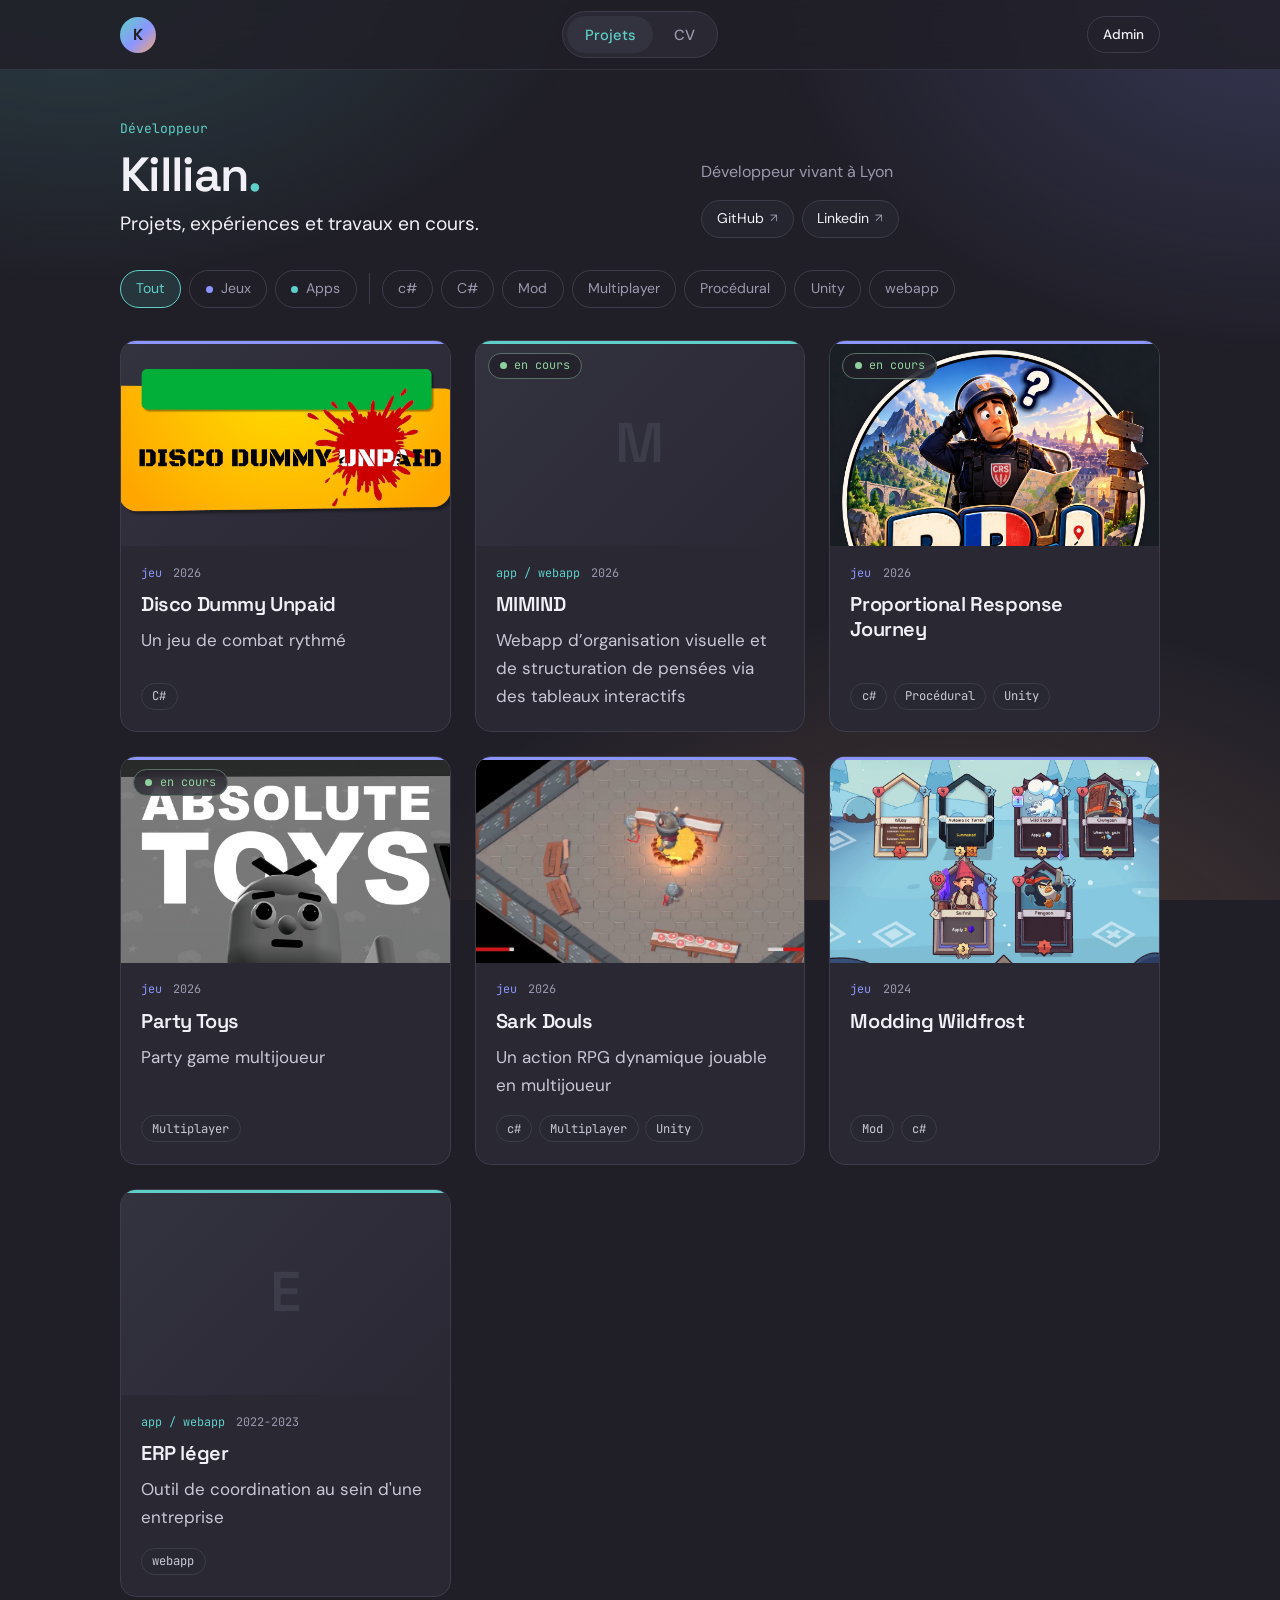
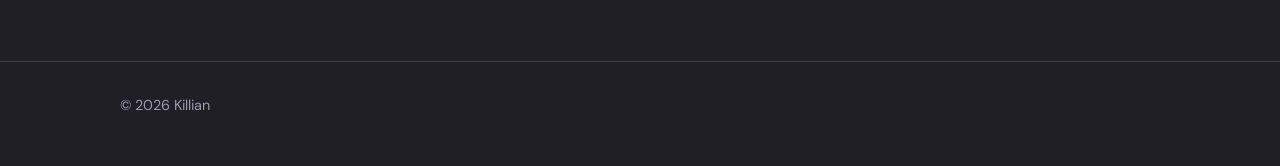
<file: projet.html>
<!doctype html>
<html lang="fr">
<head>
<meta charset="utf-8">
<title>Redirection…</title>
<meta name="robots" content="noindex">
<script>
/* ancienne adresse projet.html?id=<identifiant> -> /projets/<identifiant> */
const id = new URLSearchParams(location.search).get("id");
location.replace(id ? "/projets/" + encodeURIComponent(id) : "/");
</script>
</head>
<body><p><a href="/">Retour à l'accueil</a></p></body>
</html>
</file>
<file: theme.css>
/* ==========================================================================
   THEME : couleurs, polices et formes.
   C'est LE fichier à modifier pour changer le look du site (et de l'admin).
   La mise en page est dans style.css : normalement pas besoin d'y toucher.
   ========================================================================== */

/* Polices (Google Fonts). Pour changer de police : modifiez ce lien
   ET les trois variables --font-* plus bas. */
@import url("https://fonts.googleapis.com/css2?family=Space+Grotesk:wght@500;600;700&family=DM+Sans:ital,opsz,wght@0,9..40,400;0,9..40,500;0,9..40,700;1,9..40,400&family=JetBrains+Mono:wght@400;500&display=swap");

:root{
  /* --- Couleurs de base (fond neutre aux reflets prune, moins « tout bleu ») --- */
  --bg:#201F28;          /* fond de page */
  --surface:#292833;     /* cartes, panneaux */
  --raised:#33323F;      /* éléments surélevés (survol, onglet actif) */
  --line:#3D3C4A;        /* bordures et séparateurs */

  --ink:#F2F0F7;         /* titres, texte important */
  --text:#CBC8D6;        /* texte courant */
  --muted:#9C99AD;       /* texte secondaire */

  /* --- Couleurs d'accent (utilisées en alternance pour mettre de la vie) --- */
  --accent:#5FD0C8;      /* turquoise : liens, boutons */
  --accent-2:#8C95FF;    /* violet-bleu : dégradés, jeux */
  --accent-3:#F5A66F;    /* orange chaud : touches de chaleur */
  --accent-4:#F28FB8;    /* rose : fin du dégradé de la frise Formation */

  /* --- Logique des couleurs : une couleur = un sens (modifiable) --------
     Turquoise (--accent) = action : liens, boutons, onglet actif, survol.
     Les autres couleurs servent à repérer une catégorie. */
  --type-app:var(--accent);         /* projets « app / webapp » */
  --type-game:var(--accent-2);      /* projets « jeu » */
  --type-other:var(--accent-3);     /* autres projets */

  /* Frise (Expérience, Formation) : dégradé du « début » (le plus ancien) vers la « fin »
     (le plus récent / en cours). Chaque point prend exactement la couleur de la ligne à son
     emplacement. Gardez deux couleurs voisines pour un dégradé harmonieux. */
  --cv-experience:var(--accent);      --cv-experience-end:var(--accent-2);   /* turquoise -> bleu-violet */
  --cv-education:var(--accent-2);     --cv-education-end:var(--accent-4);    /* bleu-violet -> rose */
  --cv-skills:var(--accent-3);      /* onglet Compétences */
  --cv-about:var(--accent);                                                  /* turquoise */
  --cv-interests:color-mix(in srgb,var(--accent-3) 55%,var(--accent-2)); /* onglet Centres d'intérêt */

  --ok:#8FD19E;          /* « en cours », succès */
  --danger:#F08C8C;      /* erreurs, suppression */

  /* --- Lueurs d'ambiance en fond de page --- */
  --glow-1:var(--accent);      /* en haut à gauche */
  --glow-2:var(--accent-2);    /* en haut à droite */
  --glow-3:var(--accent-3);    /* en bas à droite */
  --glow-strength:20%;         /* 0% = fond uni, 25% = très coloré */

  /* --- Polices -------------------------------------------------------- */
  --font-display:"Space Grotesk",system-ui,sans-serif;                 /* titres */
  --font-body:"DM Sans",system-ui,-apple-system,"Segoe UI",sans-serif;  /* texte */
  --font-mono:"JetBrains Mono",ui-monospace,SFMono-Regular,Menlo,Consolas,monospace; /* petits détails « tech » */

  /* --- Formes --------------------------------------------------------- */
  --radius:16px;         /* cartes */
  --radius-sm:10px;      /* boutons, champs */
  --maxw:1120px;         /* largeur maximale du contenu */

  color-scheme:dark;
}
</file>
<file: style.css>
/* ==========================================================================
   style.css : mise en page du site.
   Les couleurs, polices et formes se changent dans theme.css.
   Sommaire : base · en-tête · hero · onglets · projets · fiche projet · CV · pied de page
   ========================================================================== */

/* ---------- base ---------- */
:root{--gutter:clamp(1.25rem,4vw,2.5rem)}  /* marge latérale du contenu */
*{box-sizing:border-box}
[hidden]{display:none!important}
html{scroll-behavior:smooth;scroll-padding-top:5rem}
body{margin:0;background:var(--bg);color:var(--text);font-family:var(--font-body);font-size:1.0625rem;line-height:1.65;-webkit-font-smoothing:antialiased}
body::before{content:"";position:fixed;inset:0;z-index:-1;pointer-events:none;background:
  radial-gradient(48rem 32rem at 6% -8%,color-mix(in srgb,var(--glow-1) var(--glow-strength),transparent),transparent 70%),
  radial-gradient(46rem 32rem at 100% 0%,color-mix(in srgb,var(--glow-2) var(--glow-strength),transparent),transparent 70%),
  radial-gradient(54rem 36rem at 75% 112%,color-mix(in srgb,var(--glow-3) var(--glow-strength),transparent),transparent 70%)}
::selection{background:var(--accent);color:var(--bg)}
a{color:inherit;text-decoration-color:var(--line);text-underline-offset:.22em}
a:hover{color:var(--accent);text-decoration-color:var(--accent)}
:focus-visible{outline:2px solid var(--accent);outline-offset:3px;border-radius:6px}
h1,h2,h3{margin:0;font-family:var(--font-display);font-weight:600;letter-spacing:-.02em;color:var(--ink)}
button{font:inherit;color:inherit}
.wrap{width:100%;max-width:var(--maxw);margin:0 auto;padding-inline:var(--gutter)}

/* couleur d'un type de projet (--tc) et d'une partie du CV (--tab) : réglées dans theme.css */
[data-t="app"]{--tc:var(--type-app)}
[data-t="game"]{--tc:var(--type-game)}
[data-t="other"]{--tc:var(--type-other)}
#cv-experience,[data-cv="experience"]{--tab:var(--cv-experience)}
#cv-education,[data-cv="education"]{--tab:var(--cv-education)}
#cv-skills,[data-cv="skills"]{--tab:var(--cv-skills)}
#cv-interests,[data-cv="interests"]{--tab:var(--cv-interests)}
#cv-about,[data-cv="about"]{--tab:var(--cv-about)}
#cv-experience{--from:var(--cv-experience);--to:var(--cv-experience-end)}
#cv-education{--from:var(--cv-education);--to:var(--cv-education-end)}

/* barres de défilement : fines, arrondies, aux couleurs du site */
@supports not selector(::-webkit-scrollbar){
  *{scrollbar-width:thin;scrollbar-color:color-mix(in srgb,var(--accent) 40%,var(--raised)) transparent}
  .htl-scroll{scrollbar-color:color-mix(in srgb,var(--tab) 55%,var(--raised)) transparent}
}
::-webkit-scrollbar{width:12px;height:12px}
::-webkit-scrollbar-track{background:transparent}
::-webkit-scrollbar-thumb,::-webkit-scrollbar-thumb:hover{border:3px solid transparent;border-radius:999px;background-clip:padding-box}
::-webkit-scrollbar-thumb{background-color:color-mix(in srgb,var(--accent) 38%,var(--raised))}
::-webkit-scrollbar-thumb:hover{background-color:color-mix(in srgb,var(--accent) 72%,var(--raised))}
::-webkit-scrollbar-corner{background:transparent}
.empty{margin:2rem 0;color:var(--muted)}

/* petits éléments réutilisables */
.chips{display:flex;flex-wrap:wrap;gap:.4rem;margin:0;padding:0;list-style:none}
.chips li{font-family:var(--font-mono);font-size:.76rem;line-height:1;padding:.4rem .65rem;border-radius:999px;border:1px solid var(--line);color:var(--text);background:color-mix(in srgb,var(--surface) 60%,transparent)}
.pill{display:inline-flex;align-items:center;gap:.45rem;font-family:var(--font-mono);font-size:.74rem;line-height:1;padding:.4rem .7rem;border-radius:999px;border:1px solid var(--line);color:var(--muted);background:var(--surface)}
.pill i{width:.45rem;height:.45rem;border-radius:50%;background:currentColor}
.pill.live{color:var(--ok);border-color:color-mix(in srgb,var(--ok) 35%,var(--line));background:color-mix(in srgb,var(--ok) 10%,var(--surface))}
.pill.live i{animation:ring 2.4s ease-out infinite}
@keyframes ring{0%{box-shadow:0 0 0 0 color-mix(in srgb,currentColor 55%,transparent)}70%,100%{box-shadow:0 0 0 .45rem transparent}}

.btn{display:inline-flex;align-items:center;gap:.55rem;padding:.65rem 1.25rem;border-radius:999px;border:1px solid var(--line);background:transparent;color:var(--ink);font-weight:500;font-size:.95rem;text-decoration:none;cursor:pointer;transition:border-color .2s,color .2s,transform .2s,background .2s}
.btn:hover{border-color:var(--accent);color:var(--accent)}
.btn-primary{border-color:transparent;color:var(--bg);background:linear-gradient(135deg,var(--accent),var(--accent-2))}
.btn-primary:hover{color:var(--bg);transform:translateY(-2px);box-shadow:0 10px 24px -10px var(--accent)}
.btn-sm{padding:.4rem .95rem;font-size:.85rem}
.btn svg{flex:none}

/* ---------- en-tête ---------- */
.site-header{position:sticky;top:0;z-index:20;background:color-mix(in srgb,var(--bg) 82%,transparent);-webkit-backdrop-filter:blur(14px);backdrop-filter:blur(14px);border-bottom:1px solid color-mix(in srgb,var(--line) 70%,transparent)}
.site-header .wrap{display:flex;align-items:center;gap:1rem;padding-block:.7rem}
.brand{flex:1;display:flex;align-items:center;text-decoration:none}
.brand .mono{display:grid;place-items:center;width:2.25rem;height:2.25rem;border-radius:50%;font-family:var(--font-display);font-weight:700;font-size:1rem;color:var(--bg);background:linear-gradient(135deg,var(--accent),var(--accent-2) 55%,var(--accent-3));transition:transform .25s}
.brand:hover .mono{transform:rotate(-8deg) scale(1.06)}
.header-end{flex:1;display:flex;justify-content:flex-end}

/* onglets principaux (segmented control) */
.seg{display:inline-flex;gap:.2rem;padding:.25rem;border:1px solid var(--line);border-radius:999px;background:var(--surface)}
.seg button,.seg a{border:0;background:none;padding:.4rem 1.1rem;border-radius:999px;color:var(--muted);font-size:.92rem;font-weight:500;text-decoration:none;cursor:pointer;transition:color .2s,background .2s}
.seg button:hover,.seg a:hover{color:var(--ink)}
.seg button[aria-selected="true"],.seg a[aria-current="page"]{background:var(--raised);color:var(--accent)}

/* ---------- hero (compact : les projets restent le sujet) ---------- */
.hero{padding-block:clamp(1.75rem,4vw,3rem) .5rem}
.hero-grid{display:grid;grid-template-columns:minmax(0,1.1fr) minmax(0,1fr);gap:1.25rem clamp(2rem,6vw,5rem);align-items:end}
.eyebrow{margin:0 0 .6rem;font-family:var(--font-mono);font-size:.82rem;color:var(--accent)}
.eyebrow:empty{display:none}
.hero h1{font-size:clamp(2rem,4.5vw,3rem);line-height:1.05;letter-spacing:-.035em;overflow-wrap:anywhere}
.hero h1::after{content:".";color:var(--accent)}
.lead{margin:.6rem 0 0;font-size:clamp(1.05rem,1.8vw,1.2rem);line-height:1.45;color:var(--ink)}
.lead:empty{display:none}
.bio{color:var(--muted);font-size:1rem}
.bio:empty{display:none}
.bio p{margin:0 0 .6em}
.bio p:last-child{margin-bottom:0}
.links{display:flex;flex-wrap:wrap;gap:.5rem;margin:.9rem 0 0;padding:0;list-style:none}
.links:empty{display:none}
.bio:empty+.links{margin-top:0}
.links a{display:inline-flex;align-items:center;gap:.4rem;padding:.4rem .9rem;border:1px solid var(--line);border-radius:999px;background:color-mix(in srgb,var(--surface) 70%,transparent);color:var(--ink);font-size:.88rem;text-decoration:none;transition:border-color .2s,color .2s,transform .2s}
.links a::after{content:"\2197";font-size:.85em;color:var(--muted);transition:color .2s}
.links a:hover{border-color:var(--accent);color:var(--accent);transform:translateY(-2px)}
.links a:hover::after{color:var(--accent)}

/* ---------- contenu ---------- */
main{padding-block:1.5rem 4rem;min-height:50vh}
main.proj{padding-top:0}

/* filtres */
.filters{display:flex;flex-wrap:wrap;gap:.5rem;margin:0 0 2rem}
.filters button{padding:.4rem .95rem;border:1px solid var(--line);border-radius:999px;background:transparent;color:var(--muted);font-size:.88rem;cursor:pointer;transition:color .2s,border-color .2s,background .2s}
.filters button:hover{color:var(--ink);border-color:var(--muted)}
.filters button[data-t]::before{content:"";display:inline-block;width:.45rem;height:.45rem;margin-right:.5rem;border-radius:50%;background:var(--tc);vertical-align:middle}
.filters button[aria-pressed="true"]{color:var(--tc,var(--accent));border-color:var(--tc,var(--accent));background:color-mix(in srgb,var(--tc,var(--accent)) 12%,transparent)}
.filters .sep{width:1px;background:var(--line);margin:.2rem .25rem}

/* ---------- projets : cartes ---------- */
.grid{display:grid;grid-template-columns:repeat(auto-fill,minmax(min(100%,320px),1fr));gap:1.5rem}
.card{position:relative;display:flex;flex-direction:column;background:var(--surface);border:1px solid var(--line);border-radius:var(--radius);overflow:hidden;transition:transform .25s,border-color .25s,box-shadow .25s}
.card::before{content:"";position:absolute;inset:0 0 auto;height:3px;z-index:2;background:var(--tc,var(--accent))}
.card:hover{transform:translateY(-4px);border-color:color-mix(in srgb,var(--tc,var(--accent)) 50%,var(--line));box-shadow:0 18px 36px -18px rgb(0 0 0/.6)}
.card-media{position:relative;aspect-ratio:16/10;overflow:hidden;display:grid;place-items:center;background:linear-gradient(135deg,var(--raised),var(--surface))}
.card-media img{width:100%;height:100%;object-fit:cover;display:block;transition:transform .5s}
.card:hover .card-media img{transform:scale(1.04)}
.card-media .ph{font-family:var(--font-display);font-size:3.5rem;font-weight:600;color:var(--line)}
.card-media .pill{position:absolute;top:.75rem;left:.75rem;background:color-mix(in srgb,var(--bg) 72%,transparent);-webkit-backdrop-filter:blur(8px);backdrop-filter:blur(8px)}
.card-body{display:flex;flex-direction:column;gap:.55rem;flex:1;padding:1.1rem 1.25rem 1.35rem}
.meta{display:flex;gap:.7rem;margin:0;font-family:var(--font-mono);font-size:.74rem;color:var(--muted)}
.meta:empty{display:none}
.kind{color:var(--tc,var(--muted))}
.card h3{font-size:1.25rem;line-height:1.25}
.stretch{color:inherit;text-decoration:none}
.stretch::after{content:"";position:absolute;inset:0}
.stretch:focus-visible{outline:none}
.card:has(.stretch:focus-visible){outline:2px solid var(--accent);outline-offset:3px}
.card:hover .stretch{color:var(--tc,var(--accent))}
.summary{margin:0;color:var(--text)}
.card .chips{margin-top:auto;padding-top:.5rem}

/* ---------- page projet (projet.html) ---------- */
main.proj{padding-bottom:4rem}
/* en-tête : la première image du projet en fond, transparente, qui s'estompe vers le bas */
.proj-hero{position:relative;isolation:isolate;overflow:hidden;padding-block:clamp(1.25rem,3vw,2rem) clamp(2rem,5vw,3.5rem)}
.proj-bg{position:absolute;inset:0;z-index:-1;pointer-events:none;-webkit-mask-image:linear-gradient(to bottom,#000 50%,transparent);mask-image:linear-gradient(to bottom,#000 50%,transparent)}
.proj-bg img{display:block;width:100%;height:100%;object-fit:cover;opacity:.36;filter:blur(2px) saturate(1.05);transform:scale(1.04);animation:fade 1s ease-out both}
.proj-bg::after{content:"";position:absolute;inset:0;background:linear-gradient(90deg,color-mix(in srgb,var(--bg) 60%,transparent),transparent 75%)}
.back{display:inline-flex;align-items:center;gap:.5rem;color:var(--muted);font-size:.92rem;text-decoration:none;transition:color .2s}
.back:hover{color:var(--accent)}
.back span{transition:transform .2s}
.back:hover span{transform:translateX(-3px)}
.proj-head{display:grid;gap:.9rem;justify-items:start;padding-top:clamp(1.5rem,4vw,2.5rem)}
.proj-head h1{font-size:clamp(2.2rem,5.5vw,3.75rem);line-height:1.02;letter-spacing:-.04em;overflow-wrap:anywhere}
.proj-summary{max-width:48ch;margin:0;font-size:clamp(1.1rem,1.9vw,1.3rem);line-height:1.45;color:var(--ink)}
.proj-actions{display:flex;flex-wrap:wrap;gap:.75rem;margin-top:.6rem}
.proj-body{display:grid;gap:clamp(2rem,4vw,3rem);padding-top:clamp(1.5rem,4vw,2.5rem)}
.proj-info{display:grid;gap:.9rem}
.proj-info:empty{display:none}
.proj-text{display:grid;gap:clamp(1.75rem,3vw,2.25rem)}
.facts{display:flex;flex-wrap:wrap;gap:.5rem;margin:0;padding:0;list-style:none}
.fact{display:inline-flex;align-items:baseline;gap:.55rem;padding:.45rem .9rem;border:1px solid var(--line);border-radius:999px;background:var(--raised)}
.fact::before{content:"";align-self:center;width:.45rem;height:.45rem;border-radius:50%;background:var(--tc,var(--accent))}
.fact .k{font-family:var(--font-mono);font-size:.72rem;color:var(--muted);white-space:nowrap}
.fact .v{color:var(--ink);font-weight:500;font-size:.95rem}
.sect{display:grid;gap:.6rem}
.sect h2,.sect h3{display:flex;align-items:center;gap:.65rem;font-size:1.25rem}
.sect h2::before,.sect h3::before{content:"";width:1.1rem;height:2px;border-radius:2px;background:var(--tc,var(--accent))}
.prose{max-width:68ch}
.prose p{margin:0 0 1em;white-space:pre-line}
.prose p:last-child{margin-bottom:0}
.sect.lead .prose p{font-size:1.2rem;line-height:1.55;color:var(--ink)}
.list{display:grid;gap:.4rem;max-width:68ch;margin:0;padding:0;list-style:none}
.list li{position:relative;padding-left:1.35rem}
.list li::before{content:"";position:absolute;left:.15rem;top:.72em;width:.4rem;height:.4rem;border-radius:50%;background:var(--tc,var(--accent))}
/* galerie : la première image en grand, les suivantes sur deux colonnes */
.gallery h2{margin-bottom:1.25rem;font-size:1.35rem;letter-spacing:-.02em}
.gallery-grid{display:grid;grid-template-columns:repeat(2,minmax(0,1fr));gap:1rem}
.shot{display:block;padding:0;border:1px solid var(--line);border-radius:var(--radius-sm);overflow:hidden;background:var(--bg);cursor:zoom-in}
.shot:first-child{grid-column:1/-1}
.shot img{display:block;width:100%;aspect-ratio:16/9;object-fit:contain;transition:transform .5s}
.shot:hover img{transform:scale(1.02)}
.proj-foot{padding-top:.5rem}

/* visionneuse d'image : un clic agrandit, un clic ferme */
.lightbox{width:min(1280px,96vw);max-width:none;max-height:none;padding:0;border:0;background:transparent;overflow:visible;color:var(--ink)}
.lightbox::backdrop{background:rgb(8 11 16/.86);-webkit-backdrop-filter:blur(4px);backdrop-filter:blur(4px)}
.lightbox[open]{animation:fade .2s ease-out}
.lightbox[open]::backdrop{animation:fade .25s ease-out}
.lightbox img{display:block;max-width:100%;max-height:88dvh;margin:auto;border-radius:12px;cursor:zoom-out}
.x{position:fixed;top:1rem;right:1rem;display:grid;place-items:center;width:2.5rem;height:2.5rem;border:1px solid var(--line);border-radius:50%;background:color-mix(in srgb,var(--bg) 80%,transparent);color:var(--ink);cursor:pointer;transition:border-color .2s,color .2s}
.x:hover{border-color:var(--accent);color:var(--accent)}

/* ---------- CV ---------- */
.cv-head{display:grid;gap:1.25rem;justify-items:start;margin-bottom:2.25rem}
.cv-head .prose{color:var(--text);font-size:1.12rem}
.cv-head .prose p{white-space:normal}
.subtabs{display:flex;gap:1.75rem;margin:0 0 2.25rem;border-bottom:1px solid var(--line);overflow-x:auto;overflow-y:hidden;scrollbar-width:none}
.subtabs::-webkit-scrollbar{display:none}
.subtabs.has-more{-webkit-mask-image:linear-gradient(90deg,#000 calc(100% - 44px),transparent);mask-image:linear-gradient(90deg,#000 calc(100% - 44px),transparent)}
.subtabs button{display:inline-flex;align-items:center;gap:.5rem;margin-bottom:-1px;padding:.7rem 0;border:0;border-bottom:2px solid transparent;background:none;color:var(--muted);font-family:var(--font-display);font-size:1.05rem;font-weight:500;white-space:nowrap;cursor:pointer;transition:color .2s,border-color .2s}
.lbl-short{display:none}
.subtabs button:hover{color:var(--ink)}
.subtabs button[aria-selected="true"]{color:var(--ink);border-bottom-color:var(--tab,var(--accent))}
.count{font-family:var(--font-mono);font-size:.72rem;font-weight:400;padding:.15rem .5rem;border-radius:999px;background:var(--raised);color:var(--muted)}
.subtabs button[aria-selected="true"] .count{background:color-mix(in srgb,var(--tab,var(--accent)) 18%,transparent);color:var(--tab,var(--accent))}

/* frise chronologique : une carte en haut, la suivante en bas.
   Dégradé de la couleur « début » (--from) à la couleur « fin » (--to), réglées dans theme.css.
   Chaque carte reçoit sa couleur (--c) selon sa position, et trace elle-même le morceau de ligne
   qui la relie à la carte suivante (de --c à --cn) : le point et la ligne ont donc toujours
   exactement la même couleur. Elle peut s'élargir au-delà du cadre central, puis défiler. */
.htl-scroll{overflow-x:auto;padding:.25rem 0 1.5rem}
.htl{--gap:3.5rem;--col:270px;--colgap:1rem;--need:calc(var(--n) * var(--col) + (var(--n) - 1) * var(--colgap));
  box-sizing:content-box;position:relative;display:grid;
  width:max(min(var(--maxw) - 2 * var(--gutter), 100% - 2 * var(--gutter)), var(--need));
  margin-inline:auto;padding-inline:var(--gutter);
  grid-template-columns:repeat(var(--n),minmax(0,1fr));grid-template-rows:auto var(--gap) auto;column-gap:var(--colgap)}
.htl-card{--c:color-mix(in srgb,var(--to) var(--t,100%),var(--from));--cn:color-mix(in srgb,var(--to) var(--tn,100%),var(--from));--cp:color-mix(in srgb,var(--to) var(--tp,0%),var(--from));position:relative;padding:1.2rem 1.3rem 1.3rem;border:1px solid var(--line);border-radius:var(--radius);background:var(--surface);box-shadow:inset 0 3px 0 var(--c)}
.htl-card.up{grid-row:1;align-self:end}
.htl-card.down{grid-row:3;align-self:start}
.htl-card::before{content:"";position:absolute;left:50%;width:calc(100% + var(--colgap));height:3px;border-radius:3px;background:linear-gradient(90deg,var(--c),var(--cn));background:linear-gradient(in srgb 90deg,var(--c),var(--cn))}
.htl-card.up::before{top:calc(100% + var(--gap) / 2 - 1.5px)}
.htl-card.down::before{top:calc(var(--gap) / -2 - 1.5px)}
.htl-card:last-child::before{display:none}
.htl-card::after{content:"";position:absolute;left:50%;width:2px;height:calc(var(--gap) / 2);background:var(--c);opacity:.6;transform:translateX(-50%)}
.htl-card.up::after{top:100%}
.htl-card.down::after{bottom:100%}
.htl-dot{position:absolute;left:50%;z-index:1;width:16px;height:16px;border-radius:50%;background:var(--bg);border:3px solid var(--c);transform:translate(-50%,-50%)}
.htl-card.up .htl-dot{top:calc(100% + var(--gap) / 2)}
.htl-card.down .htl-dot{top:calc(var(--gap) / -2)}
.htl-card.is-current .htl-dot{background:var(--c);color:var(--c);animation:ring 2.4s ease-out infinite}
.tl-when{margin-bottom:.5rem;font-family:var(--font-mono);font-size:.76rem;color:var(--c)}
.htl-card h3{font-size:1.15rem;line-height:1.3}
.tl-sub{margin:.2rem 0 .6rem;color:var(--muted);font-size:.95rem}
.tl-sub .sep{margin:0 .4rem;color:var(--line)}
.htl-card .list{margin-top:.4rem;gap:.3rem;font-size:.95rem}
.htl-card .list li::before{background:var(--c)}
.htl-scroll::-webkit-scrollbar{height:14px}
.htl-scroll::-webkit-scrollbar-thumb{background-color:color-mix(in srgb,var(--tab) 55%,var(--raised))}
.htl-scroll::-webkit-scrollbar-thumb:hover{background-color:color-mix(in srgb,var(--tab) 85%,var(--raised))}
.htl-scroll::-webkit-scrollbar-track{margin-inline:var(--gutter);border-radius:999px;background:color-mix(in srgb,var(--surface) 85%,transparent)}

/* compétences, langues, centres d'intérêt */
.skills{display:grid;grid-template-columns:repeat(auto-fill,minmax(min(100%,300px),1fr));gap:1.25rem}
.skill-card{--c:var(--tab,var(--accent));box-shadow:inset 0 3px 0 var(--c);display:grid;gap:.9rem;align-content:start;padding:1.25rem 1.35rem;border:1px solid var(--line);border-radius:var(--radius);background:var(--surface)}
.skill-card h3{font-size:1.05rem}
.skill-card .prose{font-size:.98rem}
.skill-card .chips li{border-color:color-mix(in srgb,var(--c) 38%,var(--line))}
.h-sub{margin:2.5rem 0 1rem;font-size:1.2rem}
.langs{display:grid;grid-template-columns:repeat(auto-fill,minmax(min(100%,240px),1fr));gap:.75rem;margin:0;padding:0;list-style:none}
.langs li{display:flex;justify-content:space-between;gap:1rem;padding:.75rem 1.1rem;border:1px solid var(--line);border-radius:var(--radius-sm);background:var(--surface);color:var(--ink)}
.langs .lvl{font-family:var(--font-mono);font-size:.78rem;color:var(--muted)}

/* ---------- pied de page ---------- */
.site-footer{padding-block:2rem 3rem;border-top:1px solid var(--line);color:var(--muted);font-size:.9rem}

/* ---------- adaptatif ---------- */
@media (max-width:760px){
  .hero-grid{grid-template-columns:1fr}
  /* frise : repasse en colonne (la plus récente en haut) */
  .htl-scroll{overflow:visible}
  .htl{display:flex;flex-direction:column-reverse;gap:1.25rem;width:auto;box-sizing:border-box;margin:0;padding:0 var(--gutter) 0 calc(var(--gutter) + 1.75rem)}
  .htl-card::before,.htl-card.up::before,.htl-card.down::before,.htl-card:last-child::before{display:block;left:-1.25rem;top:1.4rem;width:3px;height:calc(100% + 1.25rem);background:linear-gradient(180deg,var(--c),var(--cp));background:linear-gradient(in srgb 180deg,var(--c),var(--cp))}
  .htl-card:first-child::before{display:none}
  .htl-card.up,.htl-card.down{align-self:auto}
  .htl-card::after{display:none}
  .htl-card .htl-dot,.htl-card.up .htl-dot,.htl-card.down .htl-dot{left:calc(-1.25rem + 1.5px);top:1.4rem}
}
@media (max-width:640px){
  .site-header .wrap{flex-wrap:wrap}
  .brand{flex:1 1 auto}
  .header-end{flex:0 0 auto;order:2}
  .seg{order:3;width:100%}
  .seg button,.seg a{flex:1;text-align:center}
}
@media (max-width:640px){
  .gallery-grid{grid-template-columns:1fr}
}
@media (max-width:480px){
  .subtabs{gap:.6rem}
  .subtabs button{font-size:.92rem}
  .count{display:none}
  .lbl-full{display:none}
  .lbl-short{display:inline}
}
/* ---------- animations discrètes ----------
   .rise    : la présentation apparaît au chargement de la page
   .reveal  : une carte de projet apparaît quand elle entre à l'écran (classe « in » ajoutée par index.html)
   panneaux : léger fondu quand on change de section (Projets / CV / sous-onglets)
   frise    : les cartes apparaissent l'une après l'autre quand on ouvre Expérience ou Formation
   Tout est coupé automatiquement pour les personnes qui ont demandé « moins d'animations ». */
@keyframes rise{from{opacity:0;translate:0 14px}}
@keyframes fade{from{opacity:0}}
.rise{animation:rise .7s cubic-bezier(.2,.7,.2,1) both;animation-delay:calc(var(--d,0) * 90ms)}
.js .reveal{opacity:0}
.js .reveal.in{opacity:1;animation:rise .6s cubic-bezier(.2,.7,.2,1) both;animation-delay:calc(var(--i,0) * 70ms)}
#view-projects:not([hidden]),#view-cv:not([hidden]),#cv-skills:not([hidden]),#cv-interests:not([hidden]){animation:fade .4s ease-out}
.htl-card{animation:rise .6s cubic-bezier(.2,.7,.2,1) both;animation-delay:calc(var(--k,0) * 90ms)}

/* ---------- survol doux ----------
   Les éléments qui ne sont pas des liens réagissent quand même un peu au passage de la souris :
   bordure à leur couleur et légère lueur. Pas de curseur « main » (ce n'est pas cliquable).
   Uniquement sur les appareils avec une vraie souris. Le mouvement (point de la frise qui grossit,
   carte de compétence qui se soulève) est coupé pour les personnes qui demandent « moins d'animations ». */
.htl-card,.skill-card,.langs li,.fact,.chips li{transition:border-color .25s,box-shadow .25s,background .25s,color .25s}
.skill-card{transition-property:border-color,box-shadow,background,color,transform}
.htl-dot{transition:transform .25s cubic-bezier(.2,.7,.2,1)}
.htl-card::after{transition:opacity .25s}
@media (hover:hover){
  .htl-card:hover,.skill-card:hover{border-color:color-mix(in srgb,var(--c) 55%,var(--line));box-shadow:inset 0 3px 0 var(--c),0 14px 30px -18px color-mix(in srgb,var(--c) 75%,transparent)}
  .htl-card:hover::after{opacity:1}
  .langs li:hover{border-color:color-mix(in srgb,var(--tab,var(--accent)) 55%,var(--line));background:var(--raised)}
  .fact:hover{border-color:color-mix(in srgb,var(--tc,var(--accent)) 55%,var(--line))}
  .skill-card .chips li:hover,.proj-body .chips li:hover{border-color:color-mix(in srgb,var(--accent) 55%,var(--line));color:var(--ink)}
}
@media (hover:hover) and (prefers-reduced-motion:no-preference){
  .htl-card:hover .htl-dot{transform:translate(-50%,-50%) scale(1.3)}
  .skill-card:hover{transform:translateY(-2px)}
}

@media (prefers-reduced-motion:reduce){
  *,*::before,*::after{animation:none!important;transition:none!important;scroll-behavior:auto!important}
}
@media print{
  :root{--bg:#fff;--surface:#fff;--raised:#f3f4f6;--line:#d5d9e0;--ink:#111;--text:#222;--muted:#555;--accent:#0b6b70;--accent-2:#2f4fb0}
  body{font-size:10.5pt}
  .site-header,.hero::before,.bio,.links,.btn,.subtabs,.site-footer,dialog{display:none!important}
}
</file>
